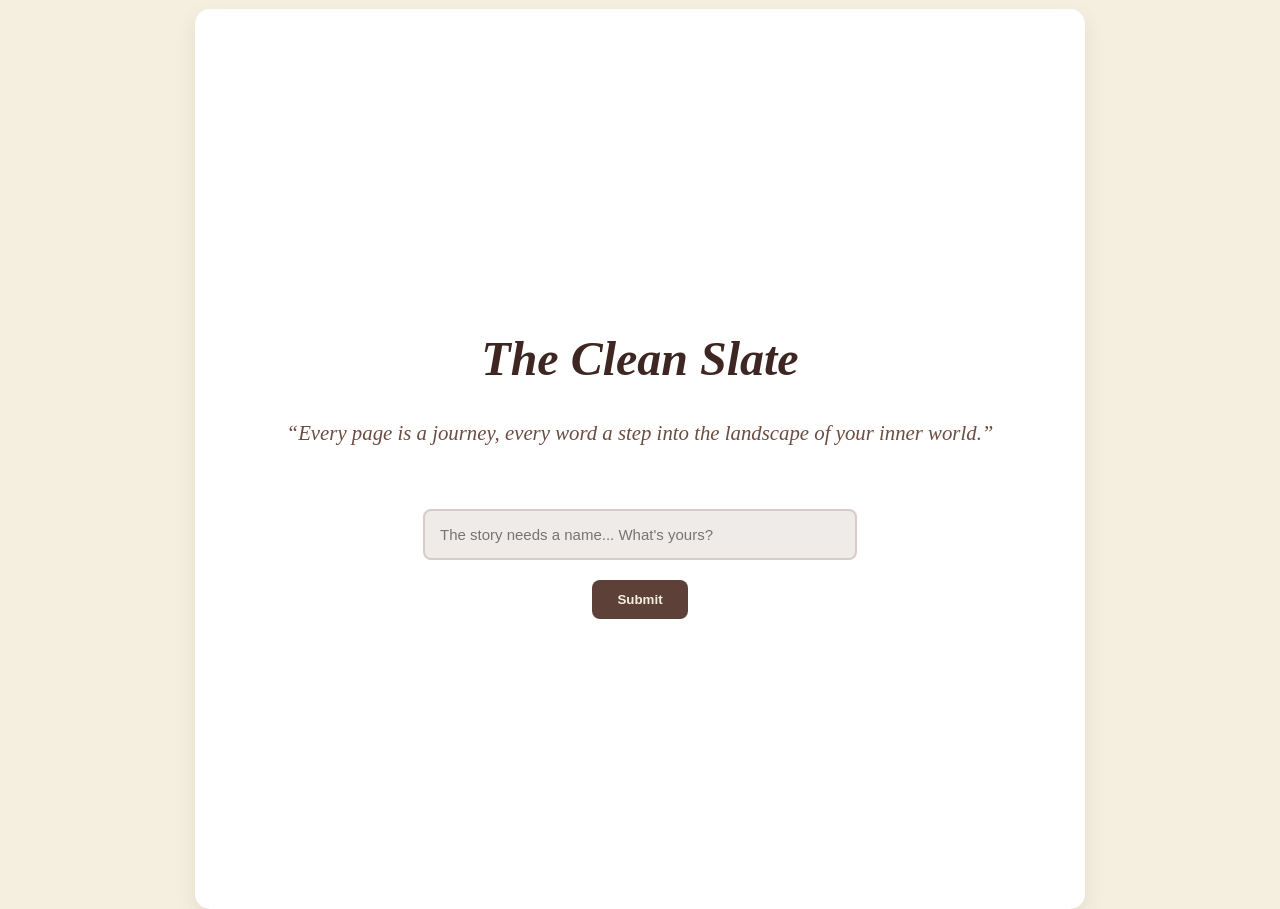
<file: index.html>
<!DOCTYPE html>
<html lang="en">
<head>
    <meta charset="UTF-8">
    <meta name="viewport" content="width=device-width, initial-scale=1.0">
    <title>Welcome - Begin Your Story</title>
    <link href="https://fonts.googleapis.com/css2?family=Cedarville+Cursive&display=swap" rel="stylesheet">
    <style>
        body {
            font-family: 'Cedarville Cursive';
            background-color: #F5EFE0;
            margin: 0;
            height: 100vh;
            display: flex;
            justify-content: center;
            align-items: center;
            color: #5D4037;
        }
        .welcome-container {
            display: flex;
            flex-direction: column;
            align-items: center;
            justify-content: center;
            height: 100vh;
            background-color: #FFFFFF;
            border-radius: 15px;
            box-shadow: 0 8px 20px rgba(93, 64, 55, 0.1);
            padding: 45px;
            text-align: center;
            max-width: 800px;
            width: 90%;
            margin-top: 80px;
            margin: auto; /* Center horizontally */
            position: absolute; /* Enable vertical alignment */
            top: 1%; /* Start halfway down */
            transform: translateY(-50%, -50%S); /* Center vertically */
            overflow-y: auto;
            max-height: 90vh;
        }
        .welcome-container {
            display: flex;
        }
        h1 {
            font-family: 'Noto Serif', serif;
            color: #3E2723;
            margin-bottom: 30px;
            font-size: 3.0em;
            font-style: italic;
        }
        .quote {
            font-family: 'Noto Serif', serif;
            color: #6D4C41;
            margin-bottom: 40px;
            font-style: italic;
            line-height: 1.6;
            font-size: 1.3em;
        }
        input {
            width: 100%;
            max-width: 400px;
            padding: 10px;
            font-size: 1em;
            border: 2px solid #D7CCC8;
            border-radius: 8px;
            background-color: #EFEBE9;
            color: #5D4037;
            margin-bottom: 20px;
        }
        input {
            width: 100%;
            padding: 15px;
            font-size: 15px;
            margin: 20px 0;
            border: 2px solid #D7CCC8;
            border-radius: 8px;
            font-family: 'Quicksand', sans-serif;
            background-color: #EFEBE9;
            color: #5D4037;
            transition: all 0.3s ease;
        }
        input:focus {
            outline: none;
            border-color: #795548;
            box-shadow: 0 0 10px rgba(121, 85, 72, 0.2);
        }
        button {
            background-color: #5D4037;
            color: #F5EFE0;
            border: none;
            padding: 12px 25px;
            border-radius: 8px;
            font-family: 'Quicksand', sans-serif;
            font-weight: 600;
            cursor: pointer;
            transition: all 0.3s ease;
        }
        button:hover {
            background-color: #3E2723;
            transform: scale(1.05);
        }
    </style>
</head>
<body>
    <div class="welcome-container">
        <h1>The Clean Slate</h1>
        <div class="quote">“Every page is a journey, every word a step into the landscape of your inner world.”</div>
        <input type="text" id="nameInput" placeholder="The story needs a name... What's yours?">
        <button onclick="beginJourney()">Submit</button>
    </div>

    <script>
        function beginJourney() {
            const name = document.getElementById('nameInput').value.trim();
            if (name) {
                localStorage.setItem('userName', name);
                window.location.href = "main.html";
            } else {
                alert('Please enter your name to continue.');
            }
        }
        document.getElementById('nameInput').addEventListener('keydown', function(event) {
            if (event.key === 'Enter') {
                beginJourney();
            }
        });
    </script>
</body>
</html>
</file>
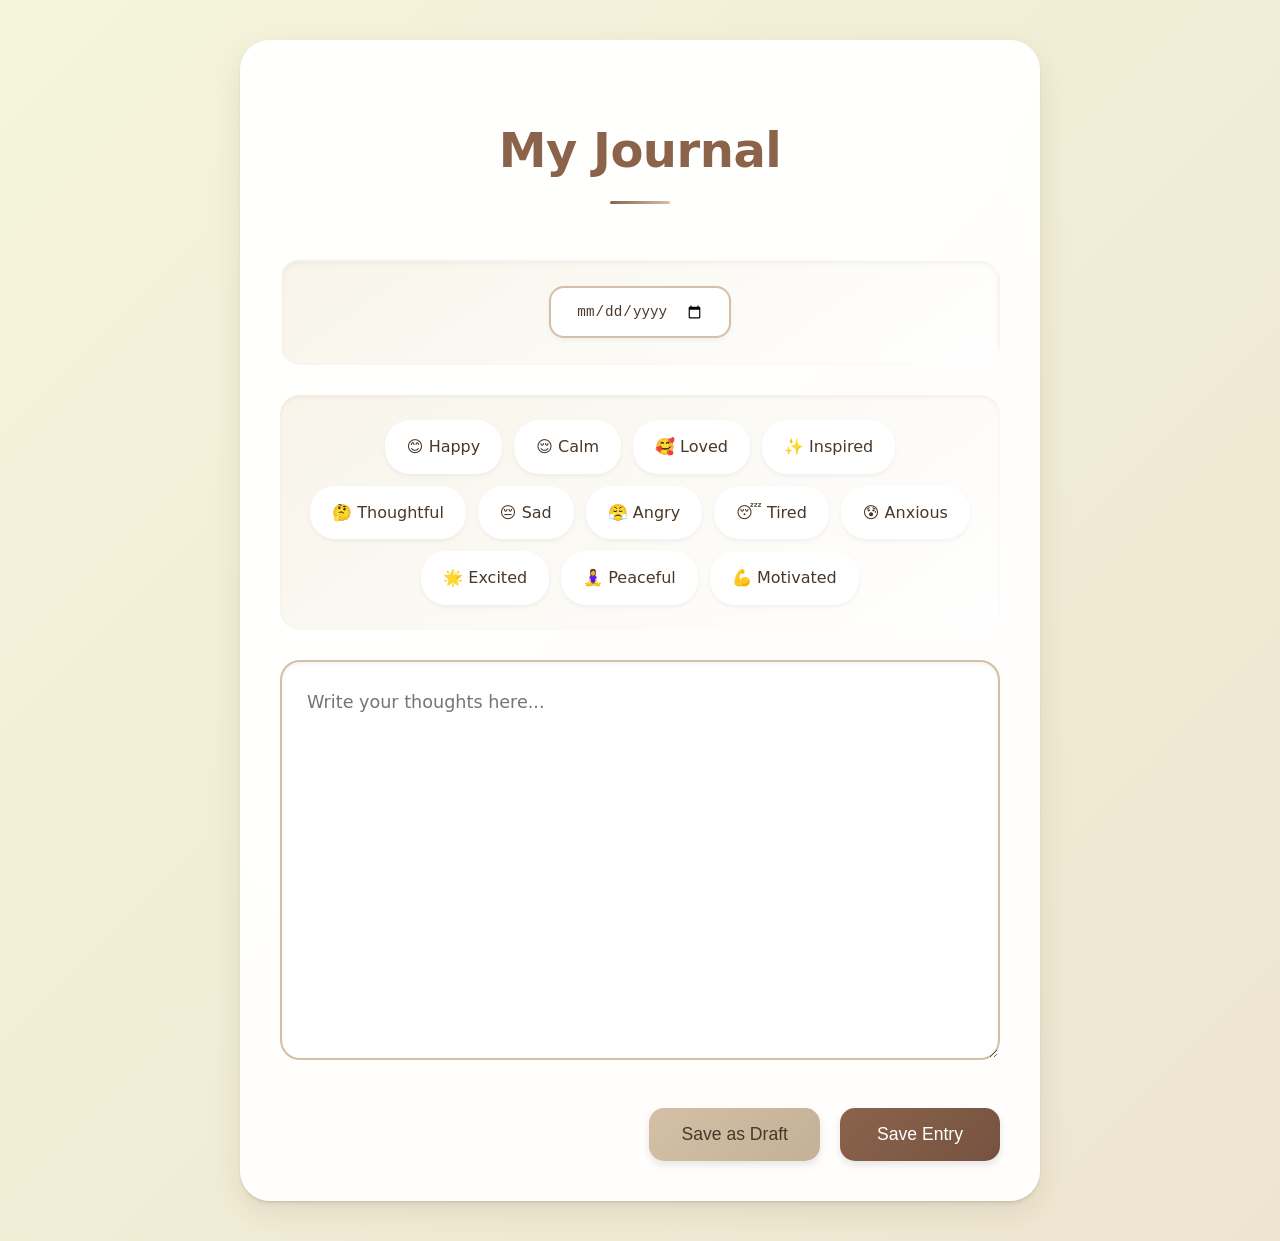
<file: entry.html>
<!DOCTYPE html>
<html lang="en">
<head>
    <meta charset="UTF-8">
    <meta name="viewport" content="width=device-width, initial-scale=1.0">
    <title>My Journal</title>
    <link href="https://cdnjs.cloudflare.com/ajax/libs/animate.css/4.1.1/animate.min.css" rel="stylesheet">
    <style>
        * {
            box-sizing: border-box;
            transition: all 0.3s cubic-bezier(0.4, 0, 0.2, 1);
        }

        body {
            margin: 0;
            padding: 40px 20px;
            min-height: 100vh;
            font-family: 'Segoe UI', system-ui, sans-serif;
            background: linear-gradient(135deg, #F5F5DC 0%, #E6D5C3 50%, #F5F5DC 100%);
            color: #4A3728;
            line-height: 1.6;
            background-size: 400% 400%;
            animation: gradientBG 15s ease infinite;
        }

        @keyframes gradientBG {
            0% { background-position: 0% 50% }
            50% { background-position: 100% 50% }
            100% { background-position: 0% 50% }
        }

        .container {
            max-width: 800px;
            margin: 0 auto;
            padding: 40px;
            background-color: rgba(255, 255, 255, 0.95);
            border-radius: 30px;
            box-shadow: 
                0 10px 30px rgba(74, 55, 40, 0.1),
                0 1px 1px rgba(74, 55, 40, 0.05),
                0 2px 2px rgba(74, 55, 40, 0.05),
                0 4px 4px rgba(74, 55, 40, 0.05);
            backdrop-filter: blur(10px);
            transform: translateY(0);
            transition: all 0.5s cubic-bezier(0.4, 0, 0.2, 1);
        }

        .container:hover {
            transform: translateY(-5px);
            box-shadow: 
                0 20px 40px rgba(74, 55, 40, 0.15),
                0 1px 1px rgba(74, 55, 40, 0.1),
                0 2px 2px rgba(74, 55, 40, 0.1),
                0 4px 4px rgba(74, 55, 40, 0.1);
        }

        .header {
            text-align: center;
            margin-bottom: 40px;
            position: relative;
            padding-bottom: 20px;
        }

        h1 {
            color: #8B634B;
            font-size: 3em;
            margin-bottom: 10px;
            font-weight: 600;
            letter-spacing: -0.5px;
            position: relative;
            display: inline-block;
        }

        h1::after {
            content: '';
            position: absolute;
            bottom: -15px;
            left: 50%;
            transform: translateX(-50%);
            width: 60px;
            height: 3px;
            background: linear-gradient(90deg, #8B634B, #D4BFA7);
            border-radius: 2px;
            transition: width 0.3s ease;
        }

        .header:hover h1::after {
            width: 100px;
        }

        .date-section {
            display: flex;
            justify-content: center;
            align-items: center;
            padding: 25px;
            background: linear-gradient(145deg, #F8F4EA, #FFFFFF);
            border-radius: 20px;
            margin-bottom: 30px;
            border: 2px solid transparent;
            box-shadow: inset 0 2px 4px rgba(0, 0, 0, 0.05);
        }

        .date-section input {
            padding: 15px 25px;
            border-radius: 15px;
            border: 2px solid #D4BFA7;
            background-color: #FFFFFF;
            color: #4A3728;
            font-size: 1.1em;
            cursor: pointer;
            box-shadow: 0 2px 4px rgba(0, 0, 0, 0.05);
        }

        .date-section input:hover {
            border-color: #8B634B;
            transform: translateY(-2px);
            box-shadow: 0 4px 8px rgba(0, 0, 0, 0.1);
        }

        .mood-tracker {
            display: flex;
            flex-wrap: wrap;
            gap: 12px;
            margin-bottom: 30px;
            padding: 25px;
            background: linear-gradient(145deg, #F8F4EA, #FFFFFF);
            border-radius: 20px;
            justify-content: center;
            box-shadow: inset 0 2px 4px rgba(0, 0, 0, 0.05);
        }

        .mood-option {
            display: flex;
            align-items: center;
            gap: 8px;
            padding: 12px 20px;
            background-color: #FFFFFF;
            border-radius: 25px;
            cursor: pointer;
            border: 2px solid transparent;
            font-size: 1em;
            box-shadow: 0 2px 4px rgba(0, 0, 0, 0.05);
            position: relative;
            overflow: hidden;
        }

        .mood-option::before {
            content: '';
            position: absolute;
            top: 50%;
            left: 50%;
            width: 100%;
            height: 100%;
            background: radial-gradient(circle, rgba(139, 99, 75, 0.1) 0%, transparent 70%);
            transform: translate(-50%, -50%) scale(0);
            transition: transform 0.4s ease;
        }

        .mood-option:hover::before {
            transform: translate(-50%, -50%) scale(2);
        }

        .mood-option:hover {
            background-color: #8B634B;
            color: #FFFFFF;
            transform: translateY(-3px) scale(1.05);
            box-shadow: 0 4px 12px rgba(139, 99, 75, 0.2);
        }

        .mood-option.selected {
            background-color: #8B634B;
            color: #FFFFFF;
            border-color: #8B634B;
            animation: pulse 0.3s ease-in-out;
        }

        @keyframes pulse {
            0% { transform: scale(1); }
            50% { transform: scale(1.05); }
            100% { transform: scale(1); }
        }

        .entry-field textarea {
            width: 100%;
            padding: 25px;
            border: 2px solid #D4BFA7;
            border-radius: 20px;
            background-color: #FFFFFF;
            color: #4A3728;
            font-size: 1.1em;
            font-family: 'Segoe UI', system-ui, sans-serif;
            line-height: 1.8;
            min-height: 400px;
            resize: vertical;
            box-shadow: inset 0 2px 4px rgba(0, 0, 0, 0.05);
        }

        .entry-field textarea:focus {
            outline: none;
            border-color: #8B634B;
            box-shadow: 
                inset 0 2px 4px rgba(0, 0, 0, 0.05),
                0 0 0 3px rgba(139, 99, 75, 0.1);
        }

        .buttons {
            display: flex;
            gap: 20px;
            justify-content: flex-end;
            margin-top: 40px;
        }

        button {
            padding: 16px 32px;
            border: none;
            border-radius: 15px;
            font-size: 1.1em;
            cursor: pointer;
            min-width: 160px;
            font-weight: 500;
            position: relative;
            overflow: hidden;
            box-shadow: 0 4px 8px rgba(0, 0, 0, 0.1);
        }

        button::before {
            content: '';
            position: absolute;
            top: 50%;
            left: 50%;
            width: 300%;
            height: 300%;
            background: radial-gradient(circle, rgba(255, 255, 255, 0.2) 0%, transparent 70%);
            transform: translate(-50%, -50%) scale(0);
            transition: transform 0.6s ease;
        }

        button:hover::before {
            transform: translate(-50%, -50%) scale(1);
        }

        .save-btn {
            background: linear-gradient(135deg, #8B634B, #755341);
            color: #FFFFFF;
        }

        .save-btn:hover {
            transform: translateY(-3px);
            box-shadow: 0 6px 15px rgba(139, 99, 75, 0.3);
        }

        .draft-btn {
            background: linear-gradient(135deg, #D4BFA7, #C4AF97);
            color: #4A3728;
        }

        .draft-btn:hover {
            transform: translateY(-3px);
            box-shadow: 0 6px 15px rgba(212, 191, 167, 0.3);
        }

        @media (max-width: 600px) {
            .container {
                padding: 25px;
            }

            h1 {
                font-size: 2.2em;
            }

            .buttons {
                flex-direction: column;
            }

            button {
                width: 100%;
            }
        }

        @keyframes fadeIn {
            from { opacity: 0; transform: translateY(20px); }
            to { opacity: 1; transform: translateY(0); }
        }

        .animate-fadeIn {
            animation: fadeIn 0.5s ease-out forwards;
        }
    </style>
</head>
<body>
    <div class="container animate-fadeIn">
        <div class="header">
            <h1>My Journal</h1>
        </div>

        <div class="date-section">
            <input type="date" id="entry-date">
        </div>

        <div class="mood-tracker">
            <div class="mood-option">😊 Happy</div>
            <div class="mood-option">😌 Calm</div>
            <div class="mood-option">🥰 Loved</div>
            <div class="mood-option">✨ Inspired</div>
            <div class="mood-option">🤔 Thoughtful</div>
            <div class="mood-option">😔 Sad</div>
            <div class="mood-option">😤 Angry</div>
            <div class="mood-option">😴 Tired</div>
            <div class="mood-option">😰 Anxious</div>
            <div class="mood-option">🌟 Excited</div>
            <div class="mood-option">🧘‍♀️ Peaceful</div>
            <div class="mood-option">💪 Motivated</div>
        </div>

        <div class="entry-field">
            <textarea id="entry-content" placeholder="Write your thoughts here..."></textarea>
        </div>

        <div class="buttons">
            <button class="draft-btn">Save as Draft</button>
            <button class="save-btn">Save Entry</button>
        </div>
    </div>

    <script>
        // Add click handler for mood selection
        document.querySelectorAll('.mood-option').forEach(mood => {
            mood.addEventListener('click', () => {
                document.querySelectorAll('.mood-option').forEach(m => m.classList.remove('selected'));
                mood.classList.add('selected');
            });
        });

        // Add initial animations
        document.addEventListener('DOMContentLoaded', () => {
            const elements = document.querySelectorAll('.mood-option, .date-section, .entry-field, .buttons');
            elements.forEach((element, index) => {
                element.style.opacity = '0';
                element.style.animation = `fadeIn 0.5s ease-out ${index * 0.1}s forwards`;
            });
        });
    </script>
</body>
</html>
</file>
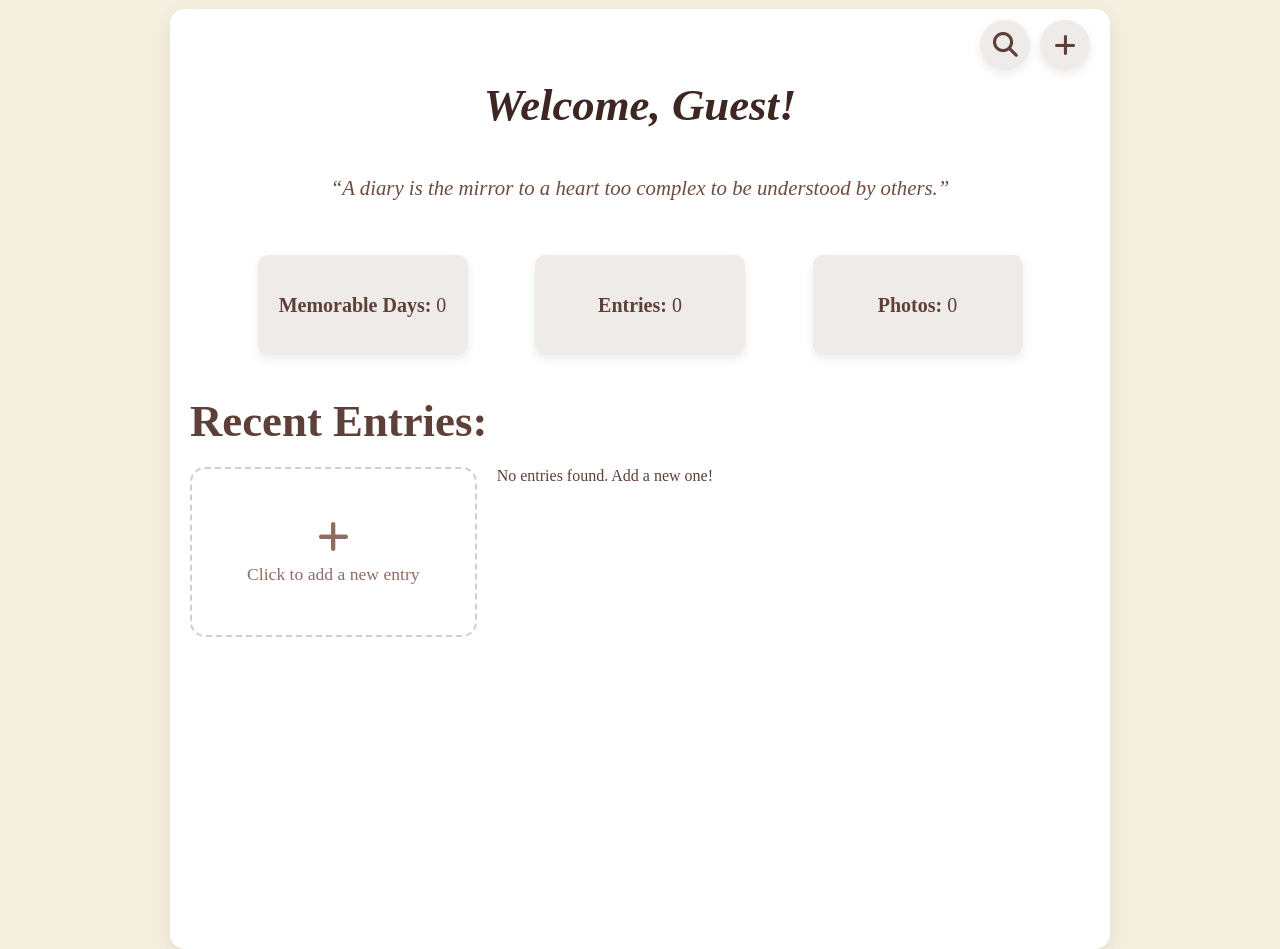
<file: main.html>
<!DOCTYPE html>
<html lang="en">
<head>
    <meta charset="UTF-8">
    <meta name="viewport" content="width=device-width, initial-scale=1.0">
    <title>Main - Your Diary</title>
    <link href="https://fonts.googleapis.com/css2?family=Quicksand:wght@400;600&display=swap" rel="stylesheet">
    <link rel="stylesheet" href="https://cdnjs.cloudflare.com/ajax/libs/font-awesome/6.4.0/css/all.min.css">
    <style>
        body {
            font-family: 'Cedarville Cursive';
            background-color: #F5EFE0;
            margin: 0;
            height: 100vh;
            display: flex;
            justify-content: center;
            align-items: center;
            color: #5D4037;
        }
        html, body {
            height: 100%;
            margin: 0;
            overflow: auto;
        }
        .main-container {
            max-width: 800px;
            margin: 20px auto;
            padding: 20px;
            background-color: #FFFFFF;
            border-radius: 15px;
            box-shadow: 0 8px 20px rgba(93, 64, 55, 0.1);
            text-align: center;
        }
        .main-container {
            text-align: center;
            max-width: 900px;
            width: 100%;
            margin-top: 90px;
            margin: auto; /* Center horizontally */
            position: absolute; /* Enable vertical alignment */
            top: 1%; /* Start halfway down */
            transform: translateY(-50%, -50%S); /* Center vertically */
            overflow-y: auto;
            max-height: 150vh;
            height: 100%;
        }
        h1 {
            margin-top: 20px;
            font-size: 2.8em;
            font-style: italic;
            color: #3E2723;
            text-align: center;
            position: relative;
            margin-top: 50px;
            z-index: 1;
            margin-bottom: 30px;
        }
        .quote {
            font-style: italic;
            color: #6D4C41;
            text-align: center;
            margin-bottom: 40px;
            font-style: italic;
            line-height: 2.6;
            font-size: 1.3em;
        }
        .container {
            background-color: #FFFFFF;
            border-radius: 15px;
            box-shadow: 0 8px 20px rgba(93, 64, 55, 0.1);
            padding: 45px;
            text-align: center;
            max-width: 800px;
            width: 90%;
        }
        .button-container {
            position: absolute;
            top: 20px;
            right: 190px;
            display: flex;
            gap: 10px;
            z-index: 2;
        }
        button {
            background-color: #5D4037;
            color: #F5EFE0;
            border: none;
            padding: 12px 25px;
            border-radius: 8px;
            font-family: 'Quicksand', sans-serif;
            font-weight: 600;
            cursor: pointer;
            transition: all 0.3s ease;
        }
        button:hover {
            background-color: #3E2723;
            transform: scale(1.05);
        }
        .search-btn, .plus-btn {
            background-color: #EFEBE9;
            border: none;
            border-radius: 50%;
            width: 50px;
            height: 50px;
            display: flex;
            justify-content: center;
            align-items: center;
            box-shadow: 0 4px 10px rgba(93, 64, 55, 0.1);
            cursor: pointer;
        }

        .search-btn i, .plus-btn i {
            font-size: 25px;
            color: #5D4037;
        }
        .search-bar {
            display: flex;
            justify-content: space-between;
            margin-bottom: 20px;
        }
        .search-bar input {
            width: 85%;
            padding: 40px;
            font-size: 3em;  
            border: 2px solid #D7CCC8;
            border-radius: 10px;
            font-size: 2em;
        }
        .search-bar input:focus {
            outline: none;
            border-color: #795548;
            box-shadow: 0 0 10px rgba(121, 85, 72, 0.2);
        }
        .search-bar button {
            width: 12%;
            border: none;
            border-radius: 10px;
            background-color: #5D4037;
            color: #F5EFE0;
            font-size: 3em;
            cursor: pointer;
        }
        .search-bar button:hover {
            background-color: #3E2723;
        }
        .stats {
            display: flex;                /* Enables flexbox for horizontal layout */
            justify-content: space-evenly; /* Distributes space evenly between boxes */
            align-items: center;          /* Vertically centers the items */
            width: 100%;                  /* Makes sure the stats container takes full width */
            margin-bottom: 40px;
            font-size: 20px;
        }
        .stats-item, .entry {
            display: flex;              /* Enables flexbox for centering the content inside the box */
            justify-content: center;    /* Horizontally centers the content */
            align-items: center; 
            background-color: #EFEBE9;
            border-radius: 10px;
            width: 180px;                  /* Width of the square box */
            height: 70px;                 /* Fixed height to make it square */
            padding: 15px;                /* Adjust padding for the box content */
            display: flex;                /* Enables flexbox for centering the content inside the box */
            justify-content: center;      /* Horizontally centers the content */
            align-items: center;          /* Vertically centers the content */
            box-shadow: 0 4px 10px rgba(93, 64, 55, 0.1);
            text-align: center;
        }
        .stats-item strong {
            margin-right: 5px;
        }
        .recent-entries {
            text-align: left;
            margin-top: 30px;
        }
        .recent-entries h2 {
            font-family: 'Noto Serif', serif;
            color: #5D4037;
            margin-bottom: 20px;
            font-size: 2.8em;
            font-weight: bold;
        }
        .entries {
            display: grid;
            flex-wrap: wrap; /* Allow items to wrap into multiple rows */
            grid-template-columns: repeat(3, 1fr);
            gap: 20px; /* Add spacing between items */
            justify-content: space-evenly; /* Evenly distribute items in the row */
        }

        .entry-item {
            background-color: #EFEBE9;
            border-radius: 10px;
            box-shadow: 0 4px 10px rgba(93, 64, 55, 0.1);
            padding: 20px;
            text-align: center;
            width: 250px; /* Ensure 3 items per row */
            min-width: 250px; /* Minimum width for smaller screens */
            min-height: 150px; /* Minimum height */
            position: relative;
        }

        .entry-item h3 {
            font-size: 1.2em;
            margin-bottom: 10px;
            color: #5D4037;
        }

        .entry-item p {
            font-size: 1em;
            color: #6D4C41;
            margin-bottom: 15px;
        }

        .delete-btn {
            position: absolute;
            bottom: 10px;
            right: 10px;
            background-color: #3E2723;
            color: #FFFFFF;
            border: none;
            padding: 5px 10px;
            border-radius: 5px;
            cursor: pointer;
            font-size: 0.9em;
        }

        .delete-btn:hover {
            background-color: #D84315;
        }

        .empty-entry {
            border: 2px dashed #D7CCC8;
            border-radius: 15px;
            padding: 50px;
            text-align: center;
            color: #8D6E63;
            font-size: 1.1em;
            cursor: pointer;
        }
        .empty-entry:hover {
            border-color: #5D4037;
            color: #5D4037;
        }
        .empty-entry i {
            font-size: 2em;
            display: block;
            margin-bottom: 10px;
        }
        .draft-label {
            display: block;
            margin-top: 10px;
            background-color: #FFCCBC;
            color: #BF360C;
            padding: 5px 10px;
            border-radius: 5px;
            font-size: 0.9em;
            font-weight: bold;
        }

    </style>
</head>
<body>
    <div class="button-container">
        <button class="search-btn">
            <i class="fas fa-search"></i>
        </button>
        <button class="plus-btn" id="plusBtn" onclick="window.location.href='entry.html'">
            <i class="fas fa-plus"></i>
        </button>                  
    </div>
    <div class="main-container">
        <h1 id="welcomeMessage">Welcome,</h1>
        <div class="quote">“A diary is the mirror to a heart too complex to be understood by others.”</div>

        <div class="stats">
            <div id="memorableDays" class="stats-item">
                <strong>Memorable Days: </strong><span>0</span>
            </div>
            <div id="totalEntries" class="stats-item">
                <strong>Entries: </strong><span>0</span>
            </div>
            <div id="attachedPhotos" class="stats-item">
                <strong>Photos: </strong><span>0</span>
            </div>
        </div>
        <div class="recent-entries">
            <h2>Recent Entries:</h2>
            <div id="entries" class="entries">
                <div id="addEntryButton" class="empty-entry" onclick="window.location.href='entry.html'">
                    <i class="fa fa-plus"></i>
                    <span>Click to add a new entry</span>
                </div>                
            </div>
        </div>
    </div>

    <script>
        document.addEventListener('DOMContentLoaded', function () {
            const userName = localStorage.getItem('userName') || "Guest";
            document.getElementById('welcomeMessage').textContent = `Welcome, ${userName}!`;

            const entriesContainer = document.getElementById('entries');
            const entries = JSON.parse(localStorage.getItem('diaryEntries')) || [];

            console.log("Number of entries:", entries.length);
            console.log("Entries:", entries);
    
            if (entries.length === 0) {
                const noEntriesDiv = document.createElement('div');
                noEntriesDiv.textContent = "No entries found. Add a new one!";
                entriesContainer.appendChild(noEntriesDiv);
            } else {
                entries.forEach((entry, index) => {
                    const entryDiv = document.createElement('div');
                    entryDiv.classList.add('entry-item');
                    entryDiv.innerHTML = `
                        <h3>${entry.date}</h3>
                        <p>${entry.content.substring(0, 100)}${entry.content.length > 100 ? '...' : ''}</p>
                        <button class="delete-btn" data-id="${entry.id}">Delete</button>
                    `;
                    entriesContainer.appendChild(entryDiv);
                });
                
                document.querySelectorAll('.delete-btn').forEach(button => {
                    button.addEventListener('click', function () {
                        const entryId = parseInt(this.getAttribute('data-id'));
                        deleteEntry(entryId);
                    });
                });
            }

            updateStats();
        });

        function deleteEntry(entryId) {
            let entries = JSON.parse(localStorage.getItem('diaryEntries')) || [];
            entries = entries.filter(entry => entry.id !== entryId);
            localStorage.setItem('diaryEntries', JSON.stringify(entries));
            location.reload();
        }

        function updateStats() {
            const entries = JSON.parse(localStorage.getItem('diaryEntries')) || [];
            document.querySelector('#totalEntries span').textContent = entries.length;
        }

        entries.forEach((entry, index) => {
            const entryDiv = document.createElement('div');
      entryDiv.classList.add('entry-item');
    entryDiv.innerHTML = `
        <h3>${entry.date}</h3>
        <p>${entry.content.substring(0, 100)}${entry.content.length > 100 ? '...' : ''}</p>
        ${entry.isDraft ? '<span class="draft-label">Draft</span>' : ''}
        <button class="delete-btn" data-id="${entry.id}">Delete</button>
    `;
    entriesContainer.appendChild(entryDiv);
});

    </script>
</body>
</html>
</file>
